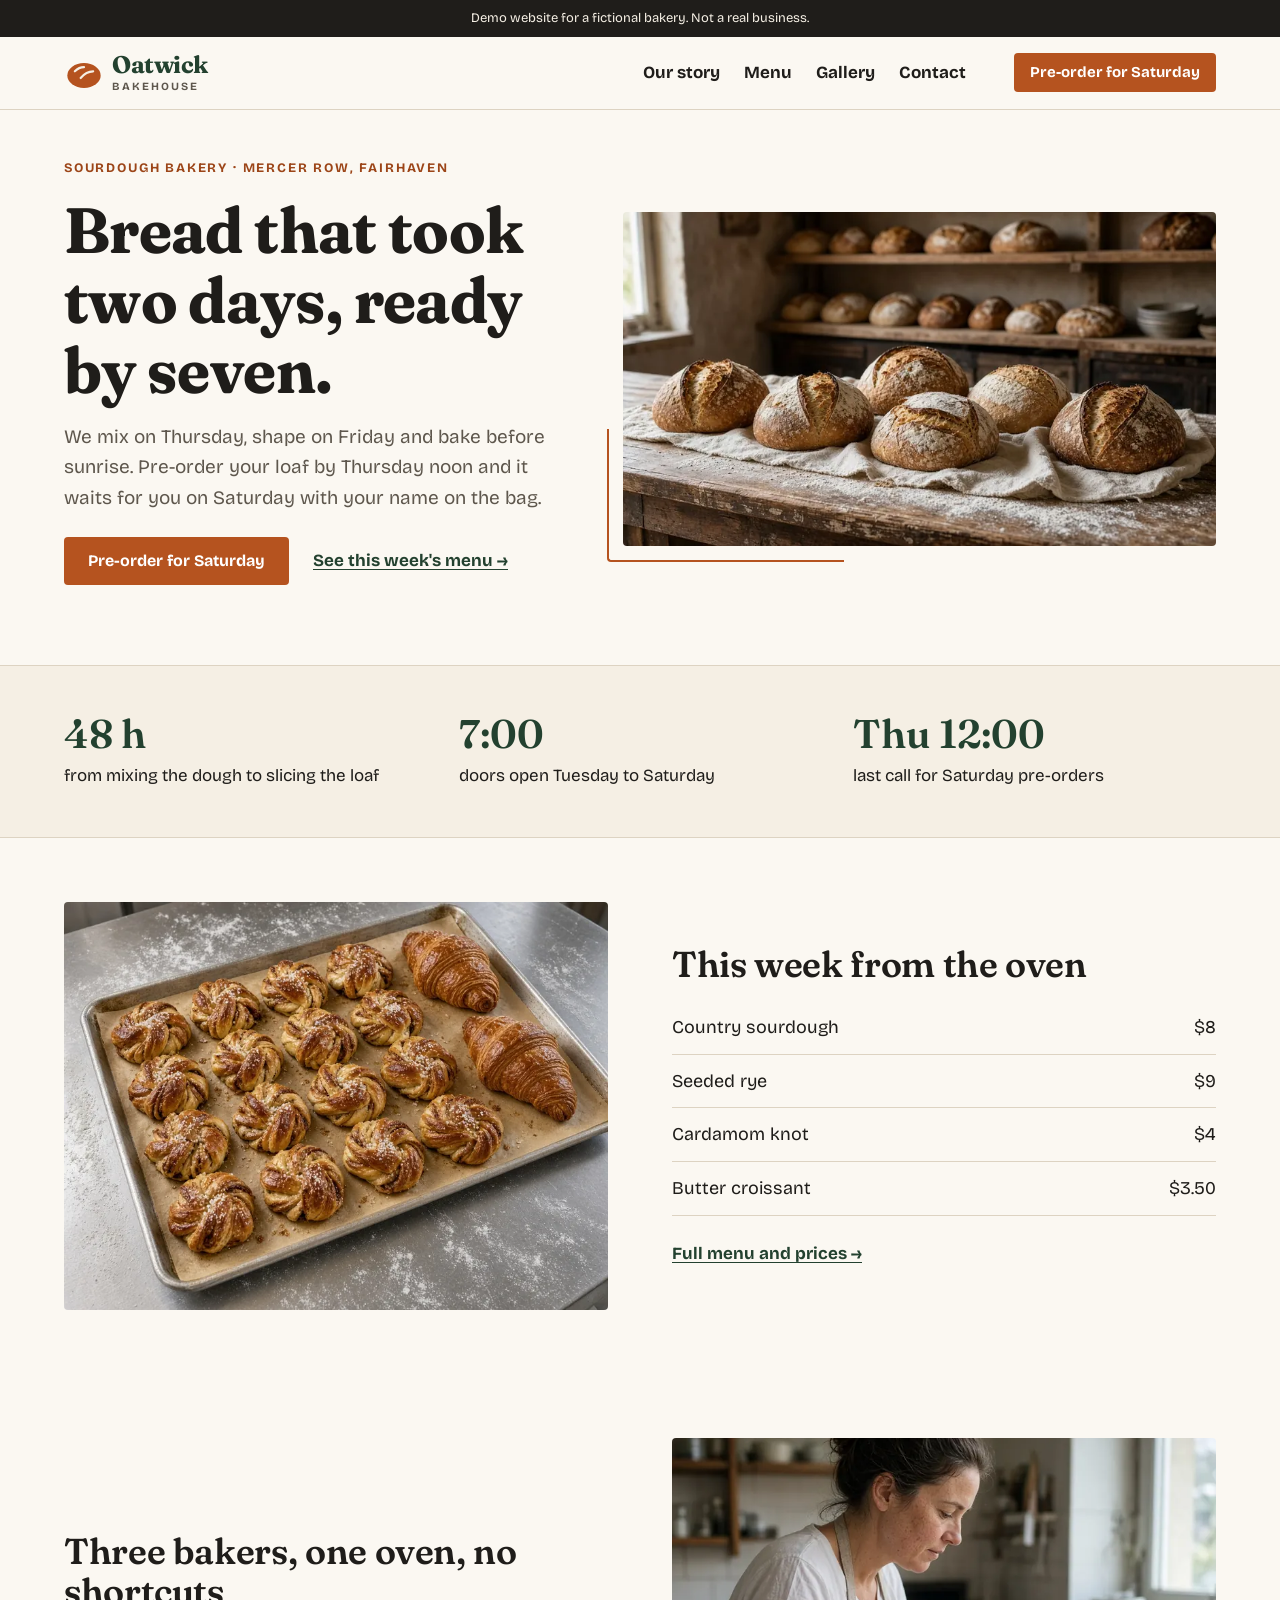
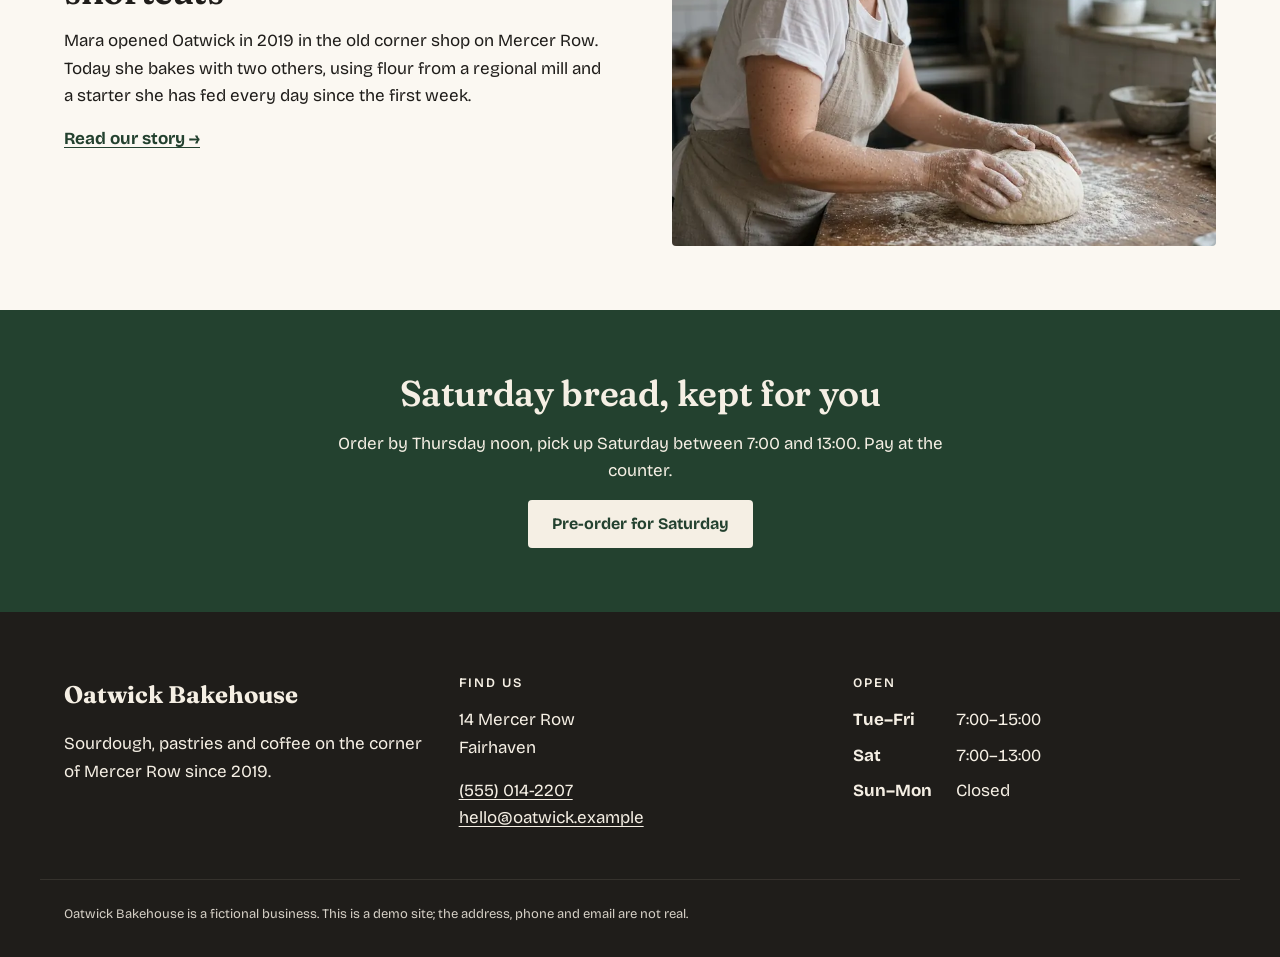
<file: index.html>
<!doctype html>
<html lang="en">
<head>
<meta charset="utf-8">
<meta name="viewport" content="width=device-width, initial-scale=1">
<title>Sourdough bakery in Fairhaven · Oatwick Bakehouse</title>
<meta name="description" content="Oatwick Bakehouse: two-day sourdough, pastries and coffee on Mercer Row, Fairhaven. Pre-order for Saturday pickup.">
<meta name="theme-color" content="#23412f">
<link rel="icon" href="favicon.svg" type="image/svg+xml">
<link rel="preconnect" href="https://fonts.googleapis.com"><link rel="preconnect" href="https://fonts.gstatic.com" crossorigin><link href="https://fonts.googleapis.com/css2?family=Fraunces:opsz,wght@9..144,400;9..144,600;9..144,700&family=Bricolage+Grotesque:opsz,wght@12..96,400;12..96,600;12..96,700&display=swap" rel="stylesheet">
<link rel="stylesheet" href="styles.css">
</head>
<body>
<a class="skip" href="#main">Skip to content</a>
<p class="demo-bar">Demo website for a fictional bakery. Not a real business.</p>
<header class="site-header">
<div class="wrap header-inner">
<a class="brand" href="index.html" aria-label="Oatwick Bakehouse, home"><svg class="mark" viewBox="0 0 48 48" aria-hidden="true" focusable="false">
<ellipse cx="24" cy="27" rx="20" ry="15" fill="currentColor"/>
<path d="M13 22c4-4 8-5 11-5M20 30c5-6 10-8 15-8" stroke="var(--flour)" stroke-width="2.6" stroke-linecap="round" fill="none"/>
</svg><span class="brand-name">Oatwick<small>Bakehouse</small></span></a>
<nav aria-label="Main"><ul class="nav"><li><a href="story.html">Our story</a></li><li><a href="menu.html">Menu</a></li><li><a href="gallery.html">Gallery</a></li><li><a href="contact.html">Contact</a></li></ul></nav>
<a class="btn btn-small" href="contact.html#preorder">Pre-order for Saturday</a>
</div>
</header>
<main id="main">
<section class="hero">
<div class="wrap hero-grid">
<div class="hero-copy">
<p class="eyebrow">Sourdough bakery · Mercer Row, Fairhaven</p>
<h1>Bread that took two days, ready by seven.</h1>
<p class="lede">We mix on Thursday, shape on Friday and bake before sunrise. Pre-order your loaf by Thursday noon and it waits for you on Saturday with your name on the bag.</p>
<p class="cta-row"><a class="btn" href="contact.html#preorder">Pre-order for Saturday</a><a class="link-arrow" href="menu.html">See this week's menu</a></p>
</div>
<picture class="hero-img"><source type="image/webp" srcset="img/hero-800.webp 800w, img/hero-1600.webp 1600w" sizes="(min-width: 960px) 50vw, 100vw"><img src="img/hero-1600.jpg" alt="Six scored sourdough loaves cooling on a linen cloth on the bakery counter" width="1600" height="900" fetchpriority="high" decoding="async"></picture>
</div>
</section>

<section class="band">
<div class="wrap three">
<div class="fact"><p class="fact-num">48 h</p><p>from mixing the dough to slicing the loaf</p></div>
<div class="fact"><p class="fact-num">7:00</p><p>doors open Tuesday to Saturday</p></div>
<div class="fact"><p class="fact-num">Thu 12:00</p><p>last call for Saturday pre-orders</p></div>
</div>
</section>

<section class="wrap split">
<picture class=""><source type="image/webp" srcset="img/pastries-800.webp 800w, img/pastries-1600.webp 1600w" sizes="(min-width: 960px) 50vw, 100vw"><img src="img/pastries-1600.jpg" alt="A tray of cardamom knots and two croissants fresh from the oven" width="1024" height="768" loading="lazy" decoding="async"></picture>
<div>
<h2>This week from the oven</h2>
<ul class="mini-menu">
<li><span>Country sourdough</span><span>$8</span></li>
<li><span>Seeded rye</span><span>$9</span></li>
<li><span>Cardamom knot</span><span>$4</span></li>
<li><span>Butter croissant</span><span>$3.50</span></li>
</ul>
<a class="link-arrow" href="menu.html">Full menu and prices</a>
</div>
</section>

<section class="wrap split reverse">
<picture class=""><source type="image/webp" srcset="img/baker-800.webp 800w, img/baker-1600.webp 1600w" sizes="(min-width: 960px) 50vw, 100vw"><img src="img/baker-1600.jpg" alt="Mara shaping a round of sourdough dough at the floured wooden bench" width="1024" height="768" loading="lazy" decoding="async"></picture>
<div>
<h2>Three bakers, one oven, no shortcuts</h2>
<p>Mara opened Oatwick in 2019 in the old corner shop on Mercer Row. Today she bakes with two others, using flour from a regional mill and a starter she has fed every day since the first week.</p>
<a class="link-arrow" href="story.html">Read our story</a>
</div>
</section>

<section class="preorder-band">
<div class="wrap preorder-inner">
<h2>Saturday bread, kept for you</h2>
<p>Order by Thursday noon, pick up Saturday between 7:00 and 13:00. Pay at the counter.</p>
<a class="btn btn-light" href="contact.html#preorder">Pre-order for Saturday</a>
</div>
</section>
</main>
<a class="mobile-cta btn" href="contact.html#preorder">Pre-order for Saturday</a>
<footer class="site-footer">
<div class="wrap footer-grid">
<div><p class="foot-brand">Oatwick Bakehouse</p><p>Sourdough, pastries and coffee on the corner of Mercer Row since 2019.</p></div>
<div><h2 class="foot-h">Find us</h2><p>14 Mercer Row<br>Fairhaven</p><p><a href="tel:+15550142207">(555) 014-2207</a><br><a href="mailto:hello@oatwick.example">hello@oatwick.example</a></p></div>
<div><h2 class="foot-h">Open</h2><dl class="hours"><dt>Tue–Fri</dt><dd>7:00–15:00</dd><dt>Sat</dt><dd>7:00–13:00</dd><dt>Sun–Mon</dt><dd>Closed</dd></dl></div>
</div>
<p class="wrap fineprint">Oatwick Bakehouse is a fictional business. This is a demo site; the address, phone and email are not real.</p>
</footer>
<script src="preorder.js" defer></script>
</body>
</html>
</file>
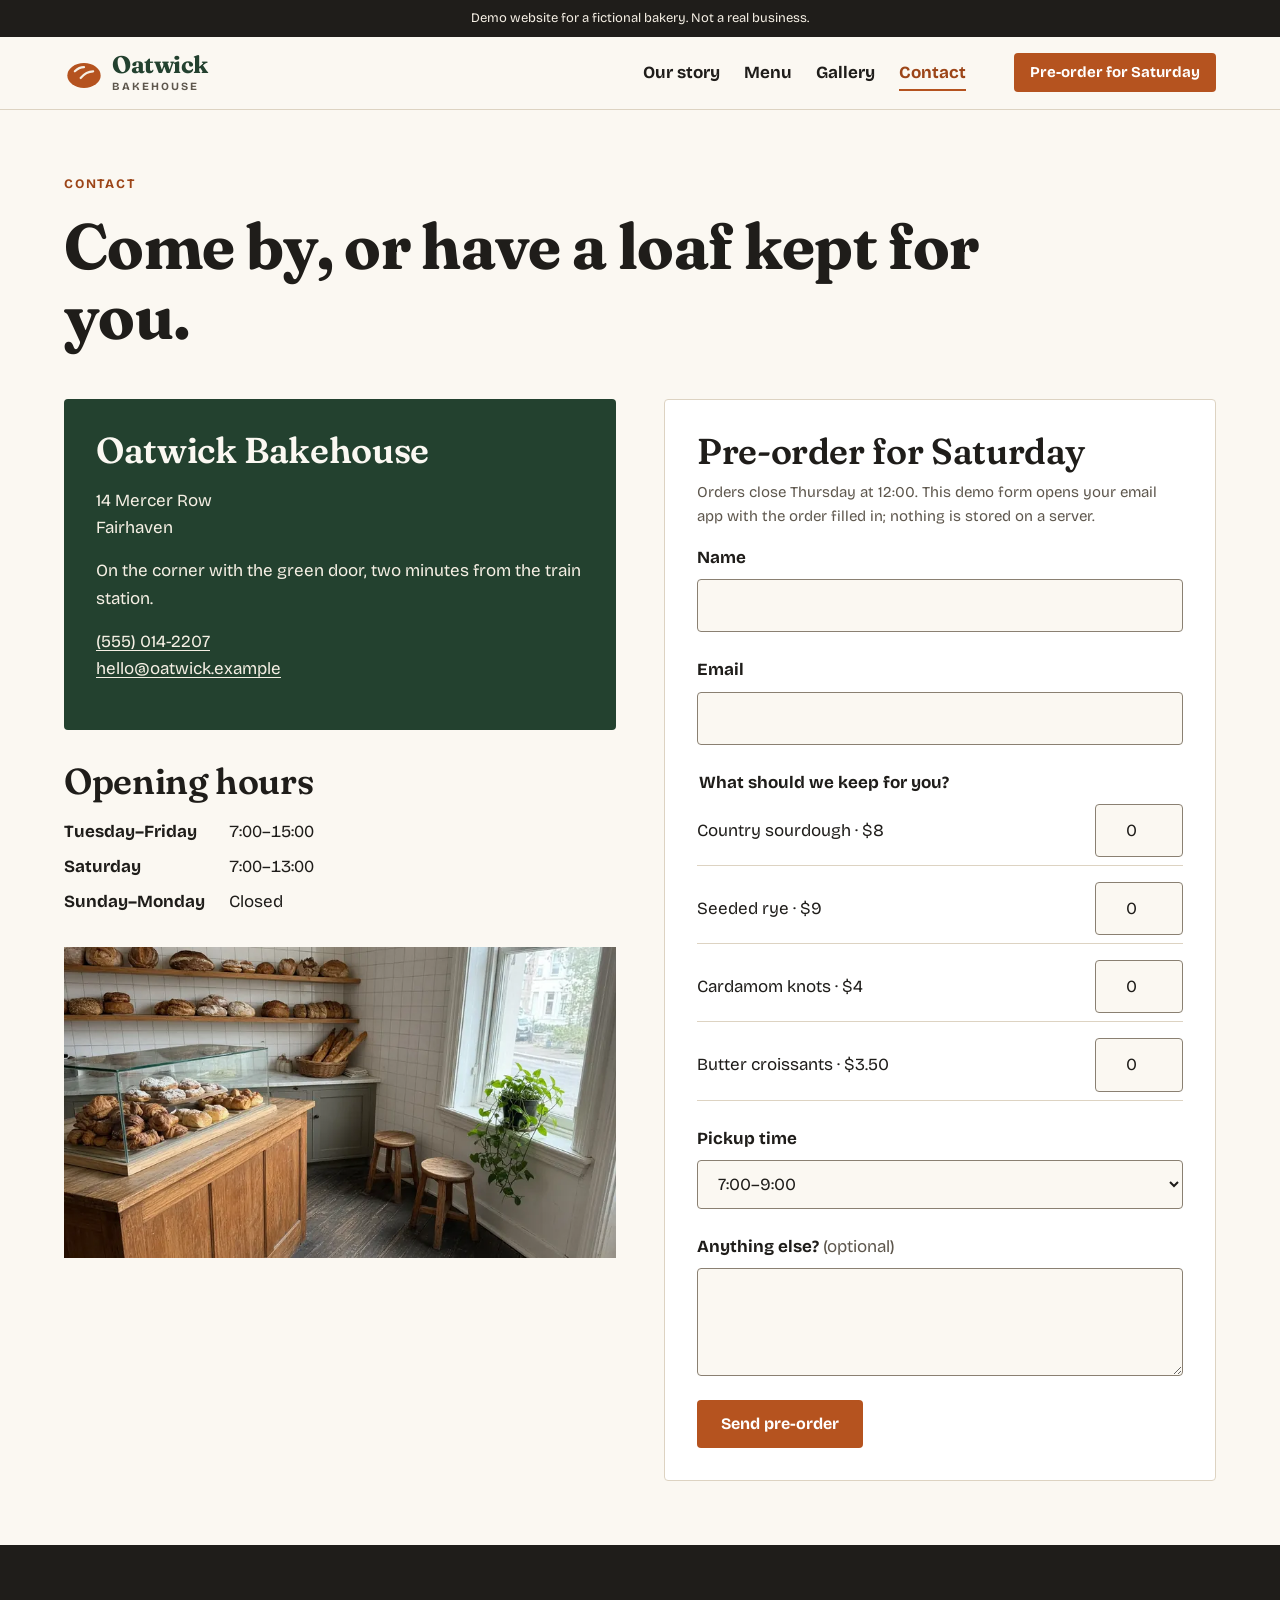
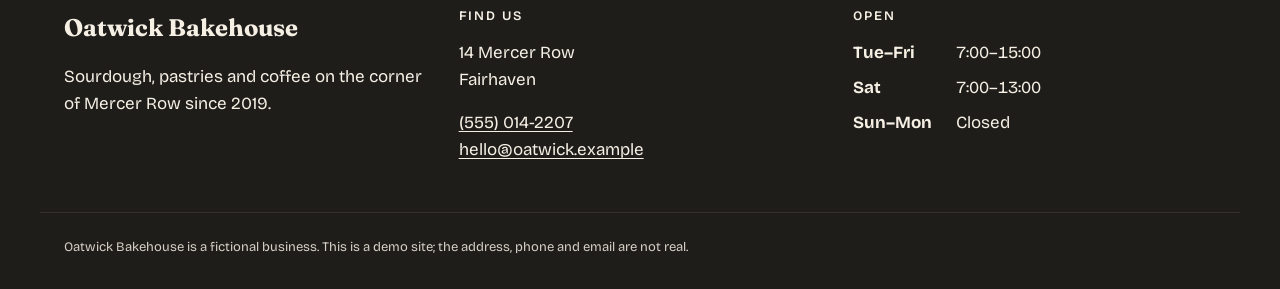
<file: contact.html>
<!doctype html>
<html lang="en">
<head>
<meta charset="utf-8">
<meta name="viewport" content="width=device-width, initial-scale=1">
<title>Contact and pre-order · Oatwick Bakehouse</title>
<meta name="description" content="Opening hours, address and Saturday pre-order form for Oatwick Bakehouse.">
<meta name="theme-color" content="#23412f">
<link rel="icon" href="favicon.svg" type="image/svg+xml">
<link rel="preconnect" href="https://fonts.googleapis.com"><link rel="preconnect" href="https://fonts.gstatic.com" crossorigin><link href="https://fonts.googleapis.com/css2?family=Fraunces:opsz,wght@9..144,400;9..144,600;9..144,700&family=Bricolage+Grotesque:opsz,wght@12..96,400;12..96,600;12..96,700&display=swap" rel="stylesheet">
<link rel="stylesheet" href="styles.css">
</head>
<body>
<a class="skip" href="#main">Skip to content</a>
<p class="demo-bar">Demo website for a fictional bakery. Not a real business.</p>
<header class="site-header">
<div class="wrap header-inner">
<a class="brand" href="index.html" aria-label="Oatwick Bakehouse, home"><svg class="mark" viewBox="0 0 48 48" aria-hidden="true" focusable="false">
<ellipse cx="24" cy="27" rx="20" ry="15" fill="currentColor"/>
<path d="M13 22c4-4 8-5 11-5M20 30c5-6 10-8 15-8" stroke="var(--flour)" stroke-width="2.6" stroke-linecap="round" fill="none"/>
</svg><span class="brand-name">Oatwick<small>Bakehouse</small></span></a>
<nav aria-label="Main"><ul class="nav"><li><a href="story.html">Our story</a></li><li><a href="menu.html">Menu</a></li><li><a href="gallery.html">Gallery</a></li><li><a href="contact.html" aria-current="page">Contact</a></li></ul></nav>
<a class="btn btn-small" href="contact.html#preorder">Pre-order for Saturday</a>
</div>
</header>
<main id="main">
<section class="wrap page-head">
<p class="eyebrow">Contact</p>
<h1>Come by, or have a loaf kept for you.</h1>
</section>
<section class="wrap contact-grid">
<div class="contact-info">
<div class="address-card">
<h2>Oatwick Bakehouse</h2>
<p>14 Mercer Row<br>Fairhaven</p>
<p>On the corner with the green door, two minutes from the train station.</p>
<p><a href="tel:+15550142207">(555) 014-2207</a><br><a href="mailto:hello@oatwick.example">hello@oatwick.example</a></p>
</div>
<h2>Opening hours</h2>
<dl class="hours big"><dt>Tuesday–Friday</dt><dd>7:00–15:00</dd><dt>Saturday</dt><dd>7:00–13:00</dd><dt>Sunday–Monday</dt><dd>Closed</dd></dl>
<picture class=""><source type="image/webp" srcset="img/interior-800.webp 800w, img/interior-1600.webp 1600w" sizes="(min-width: 960px) 50vw, 100vw"><img src="img/interior-1600.jpg" alt="Inside the shop: bread shelves on a tiled wall, pastry case and two stools by the window" width="1600" height="900" loading="lazy" decoding="async"></picture>
</div>
<form id="preorder" class="preorder-form" action="mailto:hello@oatwick.example" method="post" enctype="text/plain">
<h2>Pre-order for Saturday</h2>
<p class="form-status" role="status" aria-live="polite"></p>
<p class="form-note">Orders close Thursday at 12:00. This demo form opens your email app with the order filled in; nothing is stored on a server.</p>
<div class="field"><label for="name">Name</label><input id="name" name="name" autocomplete="name" required></div>
<div class="field"><label for="email">Email</label><input id="email" name="email" type="email" autocomplete="email" required></div>
<fieldset class="field">
<legend>What should we keep for you?</legend>
<div class="qty"><label for="q-country">Country sourdough · $8</label><input id="q-country" name="country_sourdough" type="number" min="0" max="6" value="0" inputmode="numeric"></div>
<div class="qty"><label for="q-rye">Seeded rye · $9</label><input id="q-rye" name="seeded_rye" type="number" min="0" max="6" value="0" inputmode="numeric"></div>
<div class="qty"><label for="q-knot">Cardamom knots · $4</label><input id="q-knot" name="cardamom_knots" type="number" min="0" max="12" value="0" inputmode="numeric"></div>
<div class="qty"><label for="q-crois">Butter croissants · $3.50</label><input id="q-crois" name="croissants" type="number" min="0" max="12" value="0" inputmode="numeric"></div>
</fieldset>
<div class="field"><label for="time">Pickup time</label><select id="time" name="pickup"><option>7:00–9:00</option><option>9:00–11:00</option><option>11:00–13:00</option></select></div>
<div class="field"><label for="note">Anything else? <span class="opt">(optional)</span></label><textarea id="note" name="note" rows="3"></textarea></div>
<button class="btn" type="submit">Send pre-order</button>
</form>
</section>
</main>
<footer class="site-footer">
<div class="wrap footer-grid">
<div><p class="foot-brand">Oatwick Bakehouse</p><p>Sourdough, pastries and coffee on the corner of Mercer Row since 2019.</p></div>
<div><h2 class="foot-h">Find us</h2><p>14 Mercer Row<br>Fairhaven</p><p><a href="tel:+15550142207">(555) 014-2207</a><br><a href="mailto:hello@oatwick.example">hello@oatwick.example</a></p></div>
<div><h2 class="foot-h">Open</h2><dl class="hours"><dt>Tue–Fri</dt><dd>7:00–15:00</dd><dt>Sat</dt><dd>7:00–13:00</dd><dt>Sun–Mon</dt><dd>Closed</dd></dl></div>
</div>
<p class="wrap fineprint">Oatwick Bakehouse is a fictional business. This is a demo site; the address, phone and email are not real.</p>
</footer>
<script src="preorder.js" defer></script>
</body>
</html>
</file>
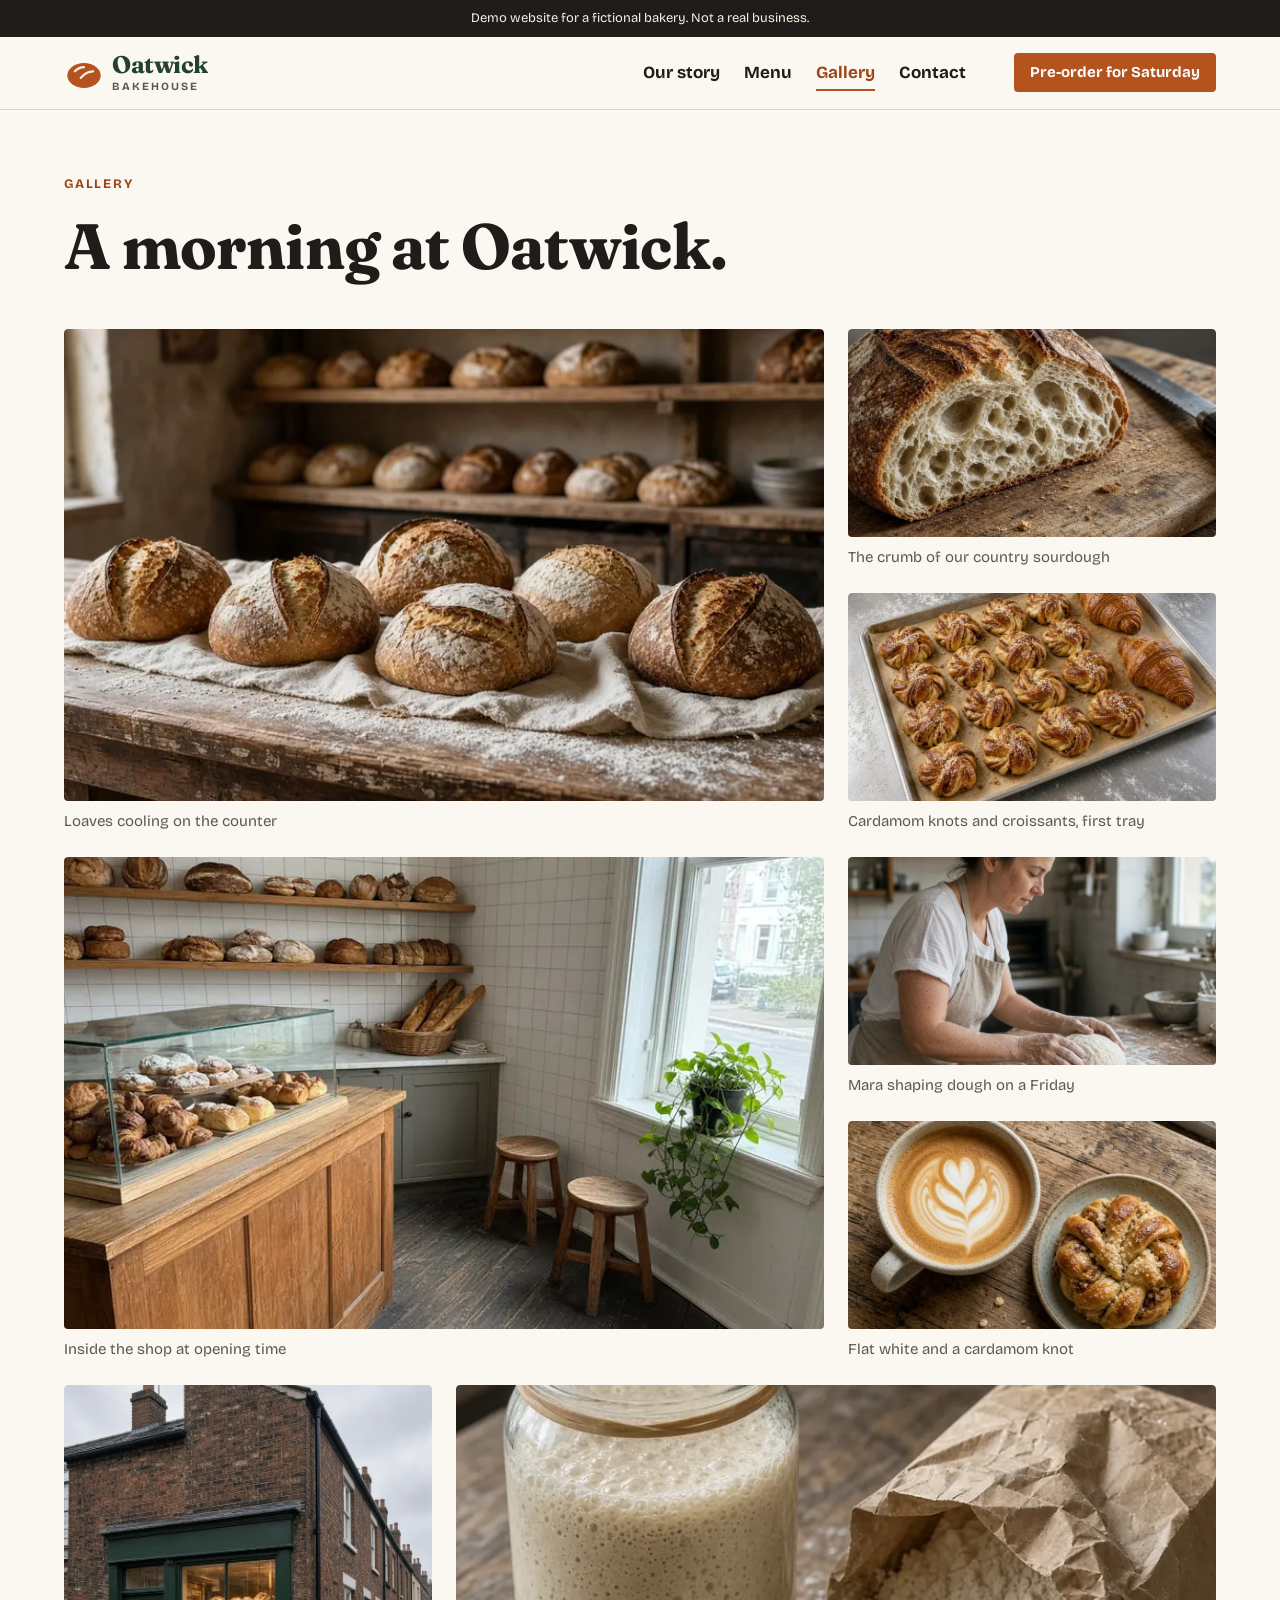
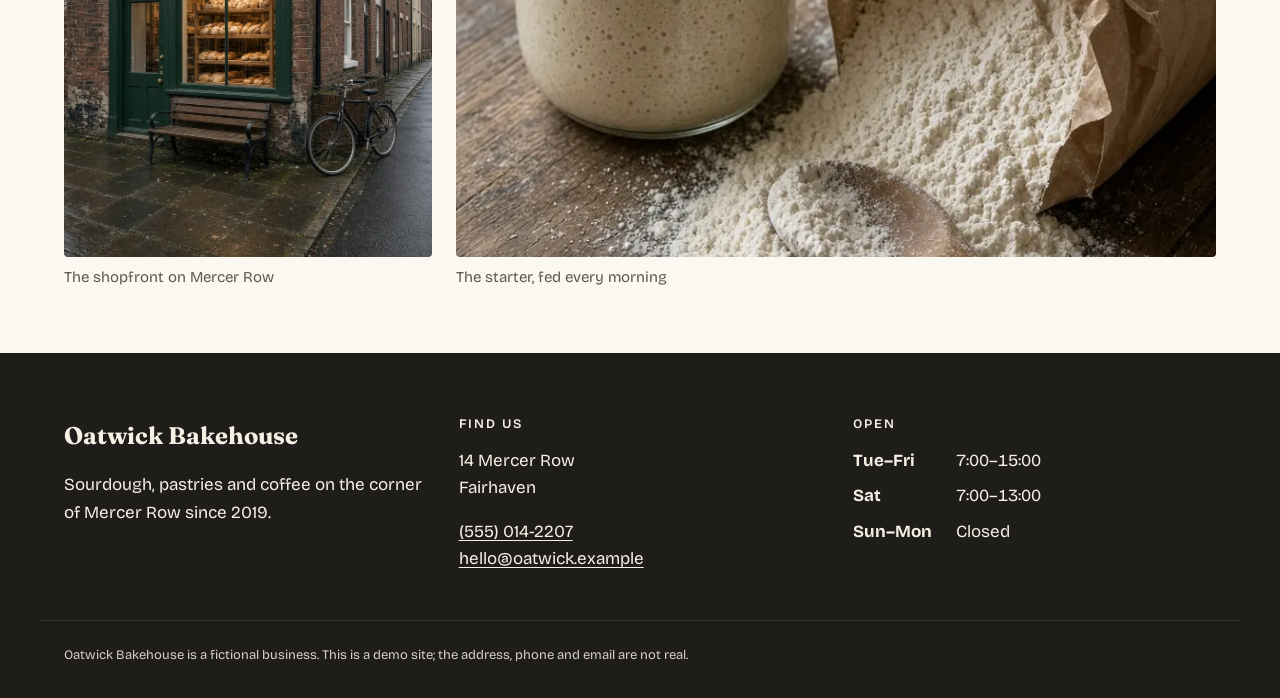
<file: gallery.html>
<!doctype html>
<html lang="en">
<head>
<meta charset="utf-8">
<meta name="viewport" content="width=device-width, initial-scale=1">
<title>Gallery · Oatwick Bakehouse</title>
<meta name="description" content="Photos from a morning at Oatwick Bakehouse.">
<meta name="theme-color" content="#23412f">
<link rel="icon" href="favicon.svg" type="image/svg+xml">
<link rel="preconnect" href="https://fonts.googleapis.com"><link rel="preconnect" href="https://fonts.gstatic.com" crossorigin><link href="https://fonts.googleapis.com/css2?family=Fraunces:opsz,wght@9..144,400;9..144,600;9..144,700&family=Bricolage+Grotesque:opsz,wght@12..96,400;12..96,600;12..96,700&display=swap" rel="stylesheet">
<link rel="stylesheet" href="styles.css">
</head>
<body>
<a class="skip" href="#main">Skip to content</a>
<p class="demo-bar">Demo website for a fictional bakery. Not a real business.</p>
<header class="site-header">
<div class="wrap header-inner">
<a class="brand" href="index.html" aria-label="Oatwick Bakehouse, home"><svg class="mark" viewBox="0 0 48 48" aria-hidden="true" focusable="false">
<ellipse cx="24" cy="27" rx="20" ry="15" fill="currentColor"/>
<path d="M13 22c4-4 8-5 11-5M20 30c5-6 10-8 15-8" stroke="var(--flour)" stroke-width="2.6" stroke-linecap="round" fill="none"/>
</svg><span class="brand-name">Oatwick<small>Bakehouse</small></span></a>
<nav aria-label="Main"><ul class="nav"><li><a href="story.html">Our story</a></li><li><a href="menu.html">Menu</a></li><li><a href="gallery.html" aria-current="page">Gallery</a></li><li><a href="contact.html">Contact</a></li></ul></nav>
<a class="btn btn-small" href="contact.html#preorder">Pre-order for Saturday</a>
</div>
</header>
<main id="main">
<section class="wrap page-head">
<p class="eyebrow">Gallery</p>
<h1>A morning at Oatwick.</h1>
</section>
<section class="wrap gallery"><figure class="g-item g-hero"><picture class=""><source type="image/webp" srcset="img/hero-800.webp 800w, img/hero-1600.webp 1600w" sizes="(min-width: 960px) 50vw, 100vw"><img src="img/hero-1600.jpg" alt="Loaves cooling on the counter" width="1600" height="900" loading="lazy" decoding="async"></picture><figcaption>Loaves cooling on the counter</figcaption></figure><figure class="g-item g-crumb"><picture class=""><source type="image/webp" srcset="img/crumb-800.webp 800w, img/crumb-1600.webp 1600w" sizes="(min-width: 960px) 50vw, 100vw"><img src="img/crumb-1600.jpg" alt="The crumb of our country sourdough" width="1024" height="768" loading="lazy" decoding="async"></picture><figcaption>The crumb of our country sourdough</figcaption></figure><figure class="g-item g-pastries"><picture class=""><source type="image/webp" srcset="img/pastries-800.webp 800w, img/pastries-1600.webp 1600w" sizes="(min-width: 960px) 50vw, 100vw"><img src="img/pastries-1600.jpg" alt="Cardamom knots and croissants, first tray" width="1024" height="768" loading="lazy" decoding="async"></picture><figcaption>Cardamom knots and croissants, first tray</figcaption></figure><figure class="g-item g-interior"><picture class=""><source type="image/webp" srcset="img/interior-800.webp 800w, img/interior-1600.webp 1600w" sizes="(min-width: 960px) 50vw, 100vw"><img src="img/interior-1600.jpg" alt="Inside the shop at opening time" width="1600" height="900" loading="lazy" decoding="async"></picture><figcaption>Inside the shop at opening time</figcaption></figure><figure class="g-item g-baker"><picture class=""><source type="image/webp" srcset="img/baker-800.webp 800w, img/baker-1600.webp 1600w" sizes="(min-width: 960px) 50vw, 100vw"><img src="img/baker-1600.jpg" alt="Mara shaping dough on a Friday" width="1024" height="768" loading="lazy" decoding="async"></picture><figcaption>Mara shaping dough on a Friday</figcaption></figure><figure class="g-item g-coffee"><picture class=""><source type="image/webp" srcset="img/coffee-800.webp 800w, img/coffee-1600.webp 1600w" sizes="(min-width: 960px) 50vw, 100vw"><img src="img/coffee-1600.jpg" alt="Flat white and a cardamom knot" width="1024" height="1024" loading="lazy" decoding="async"></picture><figcaption>Flat white and a cardamom knot</figcaption></figure><figure class="g-item g-storefront"><picture class=""><source type="image/webp" srcset="img/storefront-800.webp 800w, img/storefront-1600.webp 1600w" sizes="(min-width: 960px) 50vw, 100vw"><img src="img/storefront-1600.jpg" alt="The shopfront on Mercer Row" width="768" height="1024" loading="lazy" decoding="async"></picture><figcaption>The shopfront on Mercer Row</figcaption></figure><figure class="g-item g-starter"><picture class=""><source type="image/webp" srcset="img/starter-800.webp 800w, img/starter-1600.webp 1600w" sizes="(min-width: 960px) 50vw, 100vw"><img src="img/starter-1600.jpg" alt="The starter, fed every morning" width="768" height="1024" loading="lazy" decoding="async"></picture><figcaption>The starter, fed every morning</figcaption></figure></section>
</main>
<a class="mobile-cta btn" href="contact.html#preorder">Pre-order for Saturday</a>
<footer class="site-footer">
<div class="wrap footer-grid">
<div><p class="foot-brand">Oatwick Bakehouse</p><p>Sourdough, pastries and coffee on the corner of Mercer Row since 2019.</p></div>
<div><h2 class="foot-h">Find us</h2><p>14 Mercer Row<br>Fairhaven</p><p><a href="tel:+15550142207">(555) 014-2207</a><br><a href="mailto:hello@oatwick.example">hello@oatwick.example</a></p></div>
<div><h2 class="foot-h">Open</h2><dl class="hours"><dt>Tue–Fri</dt><dd>7:00–15:00</dd><dt>Sat</dt><dd>7:00–13:00</dd><dt>Sun–Mon</dt><dd>Closed</dd></dl></div>
</div>
<p class="wrap fineprint">Oatwick Bakehouse is a fictional business. This is a demo site; the address, phone and email are not real.</p>
</footer>
<script src="preorder.js" defer></script>
</body>
</html>
</file>
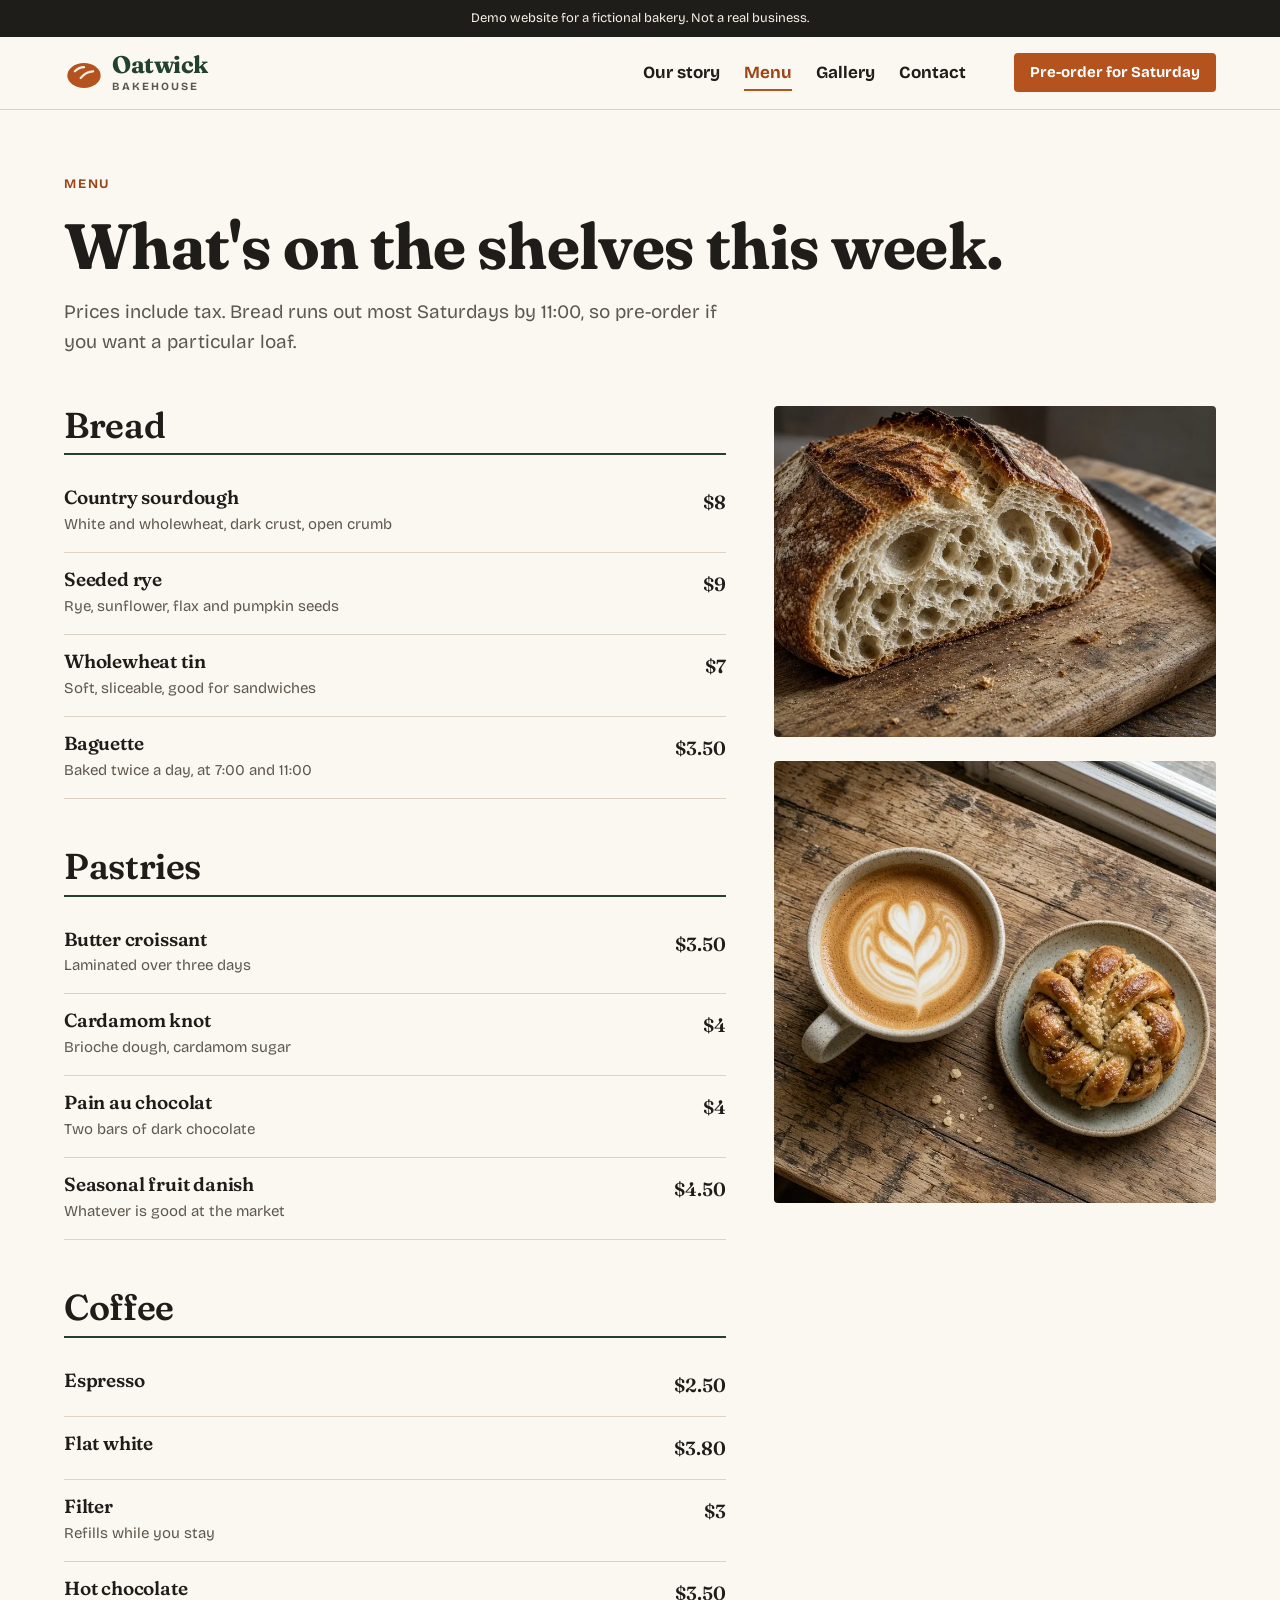
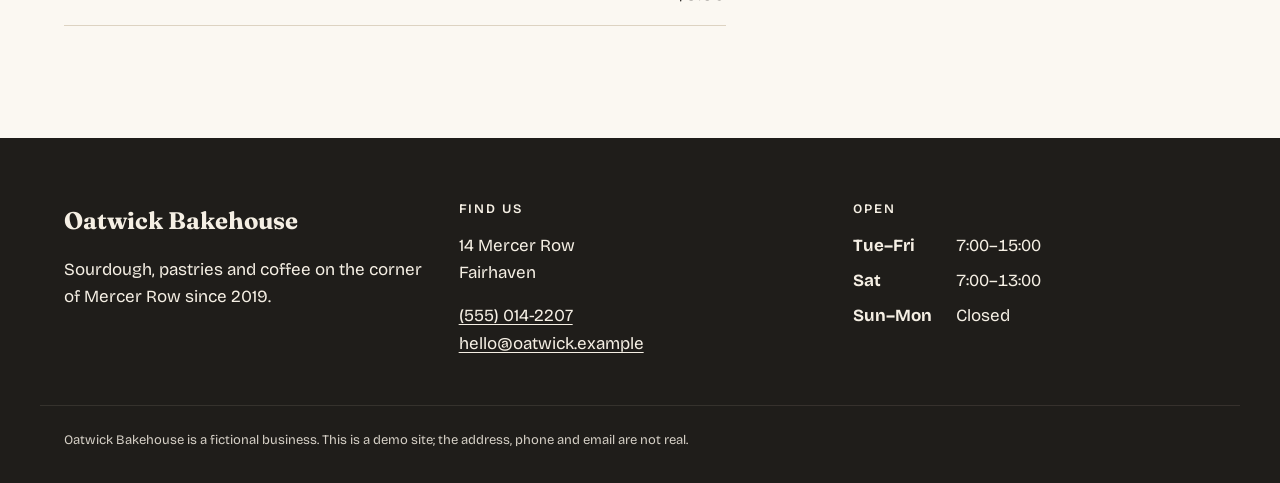
<file: menu.html>
<!doctype html>
<html lang="en">
<head>
<meta charset="utf-8">
<meta name="viewport" content="width=device-width, initial-scale=1">
<title>Menu · Oatwick Bakehouse</title>
<meta name="description" content="Breads, pastries and coffee at Oatwick Bakehouse, with prices.">
<meta name="theme-color" content="#23412f">
<link rel="icon" href="favicon.svg" type="image/svg+xml">
<link rel="preconnect" href="https://fonts.googleapis.com"><link rel="preconnect" href="https://fonts.gstatic.com" crossorigin><link href="https://fonts.googleapis.com/css2?family=Fraunces:opsz,wght@9..144,400;9..144,600;9..144,700&family=Bricolage+Grotesque:opsz,wght@12..96,400;12..96,600;12..96,700&display=swap" rel="stylesheet">
<link rel="stylesheet" href="styles.css">
</head>
<body>
<a class="skip" href="#main">Skip to content</a>
<p class="demo-bar">Demo website for a fictional bakery. Not a real business.</p>
<header class="site-header">
<div class="wrap header-inner">
<a class="brand" href="index.html" aria-label="Oatwick Bakehouse, home"><svg class="mark" viewBox="0 0 48 48" aria-hidden="true" focusable="false">
<ellipse cx="24" cy="27" rx="20" ry="15" fill="currentColor"/>
<path d="M13 22c4-4 8-5 11-5M20 30c5-6 10-8 15-8" stroke="var(--flour)" stroke-width="2.6" stroke-linecap="round" fill="none"/>
</svg><span class="brand-name">Oatwick<small>Bakehouse</small></span></a>
<nav aria-label="Main"><ul class="nav"><li><a href="story.html">Our story</a></li><li><a href="menu.html" aria-current="page">Menu</a></li><li><a href="gallery.html">Gallery</a></li><li><a href="contact.html">Contact</a></li></ul></nav>
<a class="btn btn-small" href="contact.html#preorder">Pre-order for Saturday</a>
</div>
</header>
<main id="main">
<section class="wrap page-head">
<p class="eyebrow">Menu</p>
<h1>What's on the shelves this week.</h1>
<p class="lede">Prices include tax. Bread runs out most Saturdays by 11:00, so pre-order if you want a particular loaf.</p>
</section>
<div class="wrap menu-layout">
<div class="menu-cols"><section class="menu-sec" aria-labelledby="m-bread"><h2 id="m-bread">Bread</h2><ul class="menu-list"><li><div><h3>Country sourdough</h3><p>White and wholewheat, dark crust, open crumb</p></div><span class="price">$8</span></li><li><div><h3>Seeded rye</h3><p>Rye, sunflower, flax and pumpkin seeds</p></div><span class="price">$9</span></li><li><div><h3>Wholewheat tin</h3><p>Soft, sliceable, good for sandwiches</p></div><span class="price">$7</span></li><li><div><h3>Baguette</h3><p>Baked twice a day, at 7:00 and 11:00</p></div><span class="price">$3.50</span></li></ul></section><section class="menu-sec" aria-labelledby="m-pastries"><h2 id="m-pastries">Pastries</h2><ul class="menu-list"><li><div><h3>Butter croissant</h3><p>Laminated over three days</p></div><span class="price">$3.50</span></li><li><div><h3>Cardamom knot</h3><p>Brioche dough, cardamom sugar</p></div><span class="price">$4</span></li><li><div><h3>Pain au chocolat</h3><p>Two bars of dark chocolate</p></div><span class="price">$4</span></li><li><div><h3>Seasonal fruit danish</h3><p>Whatever is good at the market</p></div><span class="price">$4.50</span></li></ul></section><section class="menu-sec" aria-labelledby="m-coffee"><h2 id="m-coffee">Coffee</h2><ul class="menu-list"><li><div><h3>Espresso</h3></div><span class="price">$2.50</span></li><li><div><h3>Flat white</h3></div><span class="price">$3.80</span></li><li><div><h3>Filter</h3><p>Refills while you stay</p></div><span class="price">$3</span></li><li><div><h3>Hot chocolate</h3></div><span class="price">$3.50</span></li></ul></section></div>
<aside class="menu-aside">
<picture class=""><source type="image/webp" srcset="img/crumb-800.webp 800w, img/crumb-1600.webp 1600w" sizes="(min-width: 960px) 50vw, 100vw"><img src="img/crumb-1600.jpg" alt="A sourdough loaf cut in half on a wooden board, showing the open crumb" width="1024" height="768" loading="lazy" decoding="async"></picture>
<picture class=""><source type="image/webp" srcset="img/coffee-800.webp 800w, img/coffee-1600.webp 1600w" sizes="(min-width: 960px) 50vw, 100vw"><img src="img/coffee-1600.jpg" alt="A flat white with latte art and a cardamom knot on a small plate by the window" width="1024" height="1024" loading="lazy" decoding="async"></picture>
</aside>
</div>
</main>
<a class="mobile-cta btn" href="contact.html#preorder">Pre-order for Saturday</a>
<footer class="site-footer">
<div class="wrap footer-grid">
<div><p class="foot-brand">Oatwick Bakehouse</p><p>Sourdough, pastries and coffee on the corner of Mercer Row since 2019.</p></div>
<div><h2 class="foot-h">Find us</h2><p>14 Mercer Row<br>Fairhaven</p><p><a href="tel:+15550142207">(555) 014-2207</a><br><a href="mailto:hello@oatwick.example">hello@oatwick.example</a></p></div>
<div><h2 class="foot-h">Open</h2><dl class="hours"><dt>Tue–Fri</dt><dd>7:00–15:00</dd><dt>Sat</dt><dd>7:00–13:00</dd><dt>Sun–Mon</dt><dd>Closed</dd></dl></div>
</div>
<p class="wrap fineprint">Oatwick Bakehouse is a fictional business. This is a demo site; the address, phone and email are not real.</p>
</footer>
<script src="preorder.js" defer></script>
</body>
</html>
</file>
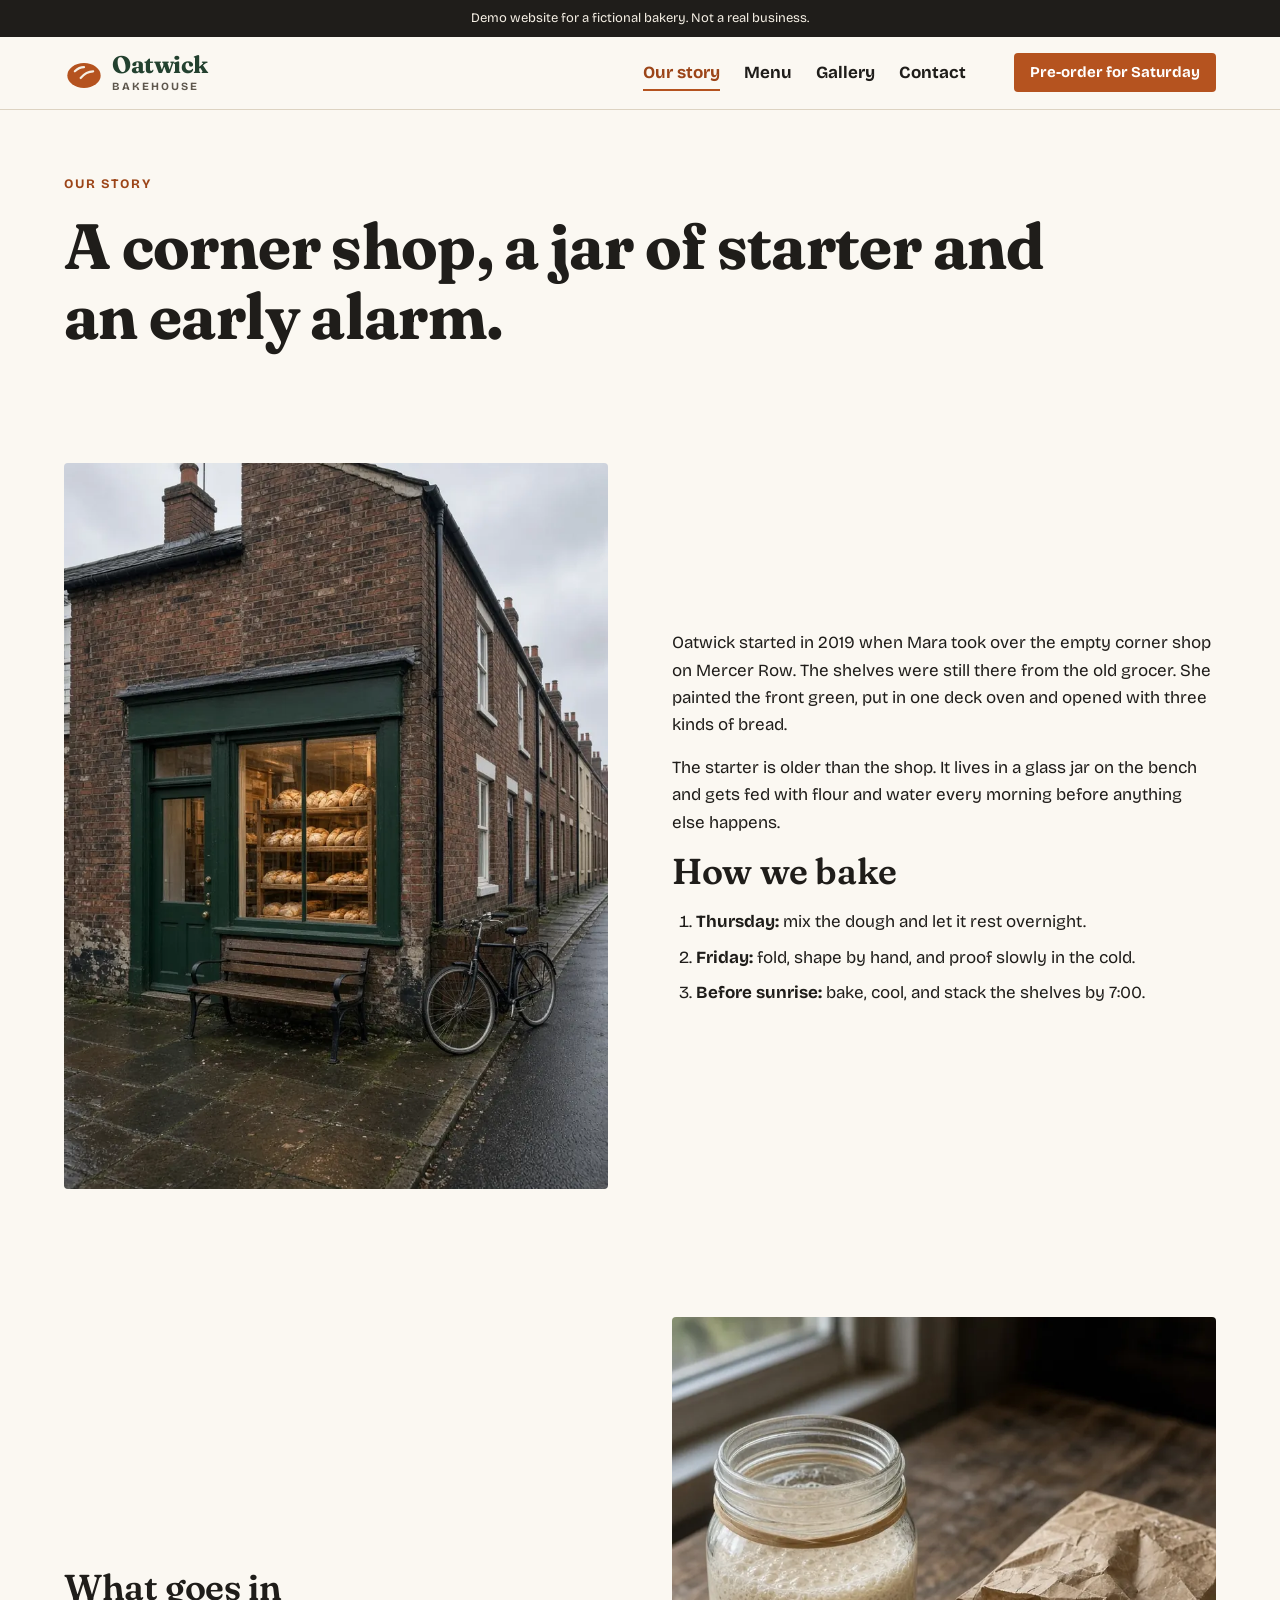
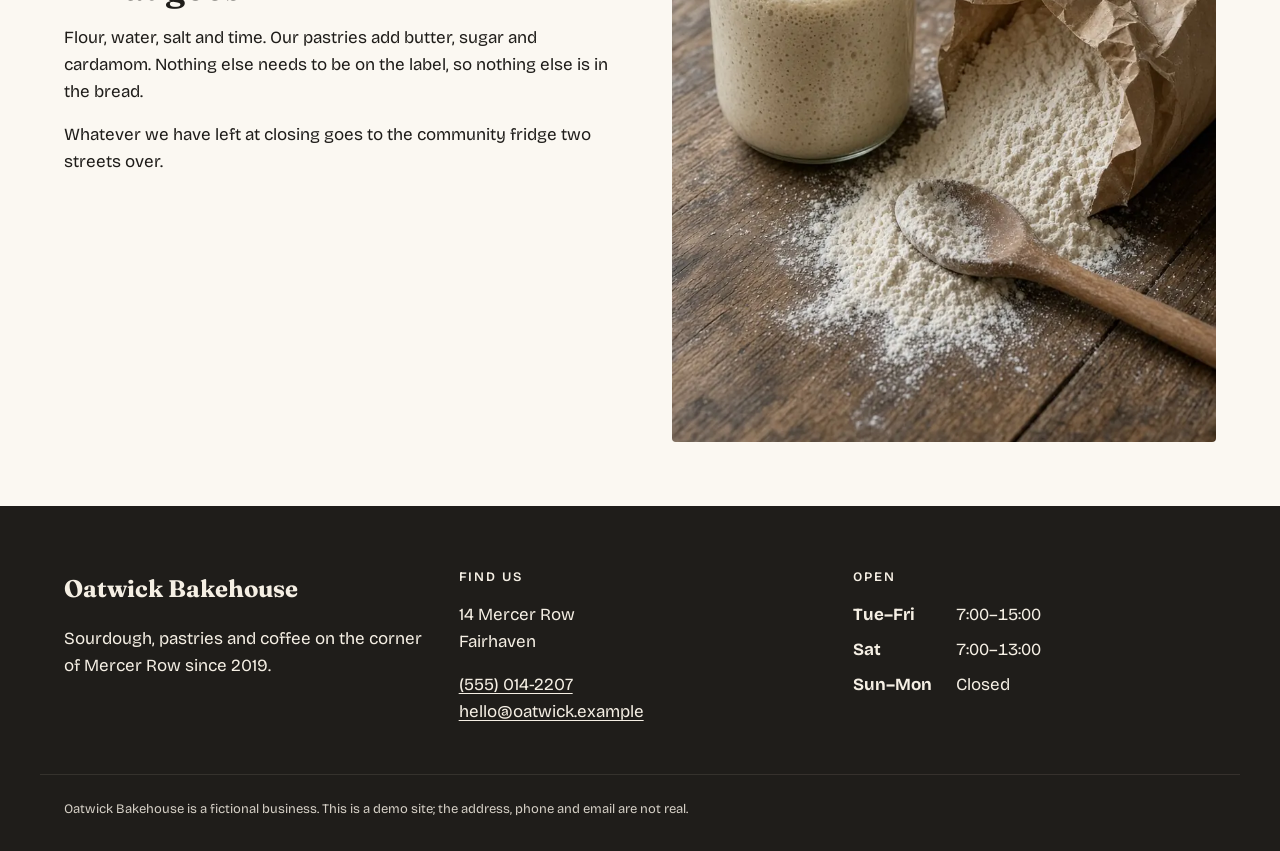
<file: story.html>
<!doctype html>
<html lang="en">
<head>
<meta charset="utf-8">
<meta name="viewport" content="width=device-width, initial-scale=1">
<title>Our story · Oatwick Bakehouse</title>
<meta name="description" content="How Oatwick Bakehouse started in a corner shop on Mercer Row, and how we bake.">
<meta name="theme-color" content="#23412f">
<link rel="icon" href="favicon.svg" type="image/svg+xml">
<link rel="preconnect" href="https://fonts.googleapis.com"><link rel="preconnect" href="https://fonts.gstatic.com" crossorigin><link href="https://fonts.googleapis.com/css2?family=Fraunces:opsz,wght@9..144,400;9..144,600;9..144,700&family=Bricolage+Grotesque:opsz,wght@12..96,400;12..96,600;12..96,700&display=swap" rel="stylesheet">
<link rel="stylesheet" href="styles.css">
</head>
<body>
<a class="skip" href="#main">Skip to content</a>
<p class="demo-bar">Demo website for a fictional bakery. Not a real business.</p>
<header class="site-header">
<div class="wrap header-inner">
<a class="brand" href="index.html" aria-label="Oatwick Bakehouse, home"><svg class="mark" viewBox="0 0 48 48" aria-hidden="true" focusable="false">
<ellipse cx="24" cy="27" rx="20" ry="15" fill="currentColor"/>
<path d="M13 22c4-4 8-5 11-5M20 30c5-6 10-8 15-8" stroke="var(--flour)" stroke-width="2.6" stroke-linecap="round" fill="none"/>
</svg><span class="brand-name">Oatwick<small>Bakehouse</small></span></a>
<nav aria-label="Main"><ul class="nav"><li><a href="story.html" aria-current="page">Our story</a></li><li><a href="menu.html">Menu</a></li><li><a href="gallery.html">Gallery</a></li><li><a href="contact.html">Contact</a></li></ul></nav>
<a class="btn btn-small" href="contact.html#preorder">Pre-order for Saturday</a>
</div>
</header>
<main id="main">
<section class="wrap page-head">
<p class="eyebrow">Our story</p>
<h1>A corner shop, a jar of starter and an early alarm.</h1>
</section>
<section class="wrap split">
<picture class=""><source type="image/webp" srcset="img/storefront-800.webp 800w, img/storefront-1600.webp 1600w" sizes="(min-width: 960px) 50vw, 100vw"><img src="img/storefront-1600.jpg" alt="The dark green shopfront of the bakery on a brick terraced street, with bread on shelves in the window" width="768" height="1024" loading="lazy" decoding="async"></picture>
<div class="prose">
<p>Oatwick started in 2019 when Mara took over the empty corner shop on Mercer Row. The shelves were still there from the old grocer. She painted the front green, put in one deck oven and opened with three kinds of bread.</p>
<p>The starter is older than the shop. It lives in a glass jar on the bench and gets fed with flour and water every morning before anything else happens.</p>
<h2>How we bake</h2>
<ol class="steps">
<li><strong>Thursday:</strong> mix the dough and let it rest overnight.</li>
<li><strong>Friday:</strong> fold, shape by hand, and proof slowly in the cold.</li>
<li><strong>Before sunrise:</strong> bake, cool, and stack the shelves by 7:00.</li>
</ol>
</div>
</section>
<section class="wrap split reverse">
<picture class=""><source type="image/webp" srcset="img/starter-800.webp 800w, img/starter-1600.webp 1600w" sizes="(min-width: 960px) 50vw, 100vw"><img src="img/starter-1600.jpg" alt="A glass jar of bubbly sourdough starter next to a paper bag of flour and a wooden spoon" width="768" height="1024" loading="lazy" decoding="async"></picture>
<div class="prose">
<h2>What goes in</h2>
<p>Flour, water, salt and time. Our pastries add butter, sugar and cardamom. Nothing else needs to be on the label, so nothing else is in the bread.</p>
<p>Whatever we have left at closing goes to the community fridge two streets over.</p>
</div>
</section>
</main>
<a class="mobile-cta btn" href="contact.html#preorder">Pre-order for Saturday</a>
<footer class="site-footer">
<div class="wrap footer-grid">
<div><p class="foot-brand">Oatwick Bakehouse</p><p>Sourdough, pastries and coffee on the corner of Mercer Row since 2019.</p></div>
<div><h2 class="foot-h">Find us</h2><p>14 Mercer Row<br>Fairhaven</p><p><a href="tel:+15550142207">(555) 014-2207</a><br><a href="mailto:hello@oatwick.example">hello@oatwick.example</a></p></div>
<div><h2 class="foot-h">Open</h2><dl class="hours"><dt>Tue–Fri</dt><dd>7:00–15:00</dd><dt>Sat</dt><dd>7:00–13:00</dd><dt>Sun–Mon</dt><dd>Closed</dd></dl></div>
</div>
<p class="wrap fineprint">Oatwick Bakehouse is a fictional business. This is a demo site; the address, phone and email are not real.</p>
</footer>
<script src="preorder.js" defer></script>
</body>
</html>
</file>
<file: styles.css>
/* Oatwick Bakehouse — hand-written CSS, no framework.
   Palette: main  --green #23412f | accent --crust #b5531f
            neutrals --ink #1f1d1a, --muted #5e574d, --paper #fbf8f2, --flour #f5efe4, --line #ddd3c2
   Type:    Fraunces (display, OFL) + Bricolage Grotesque (text, OFL)
   Spacing: 8-pt scale --s1..--s12 */
:root{
  --green:#23412f; --crust:#b5531f; --crust-deep:#9c4518;
  --ink:#1f1d1a; --muted:#5e574d; --paper:#fbf8f2; --flour:#f5efe4; --line:#ddd3c2;
  --s1:8px; --s2:16px; --s3:24px; --s4:32px; --s5:40px; --s6:48px; --s8:64px; --s10:80px; --s12:96px;
  --display:"Fraunces", Georgia, "Times New Roman", serif;
  --text:"Bricolage Grotesque", "Trebuchet MS", sans-serif;
  --radius:4px; --max:1200px;
}
*,*::before,*::after{box-sizing:border-box}
html{-webkit-text-size-adjust:100%}
body{margin:0;background:var(--paper);color:var(--ink);font:400 1.0625rem/1.6 var(--text)}
img{display:block;max-width:100%;height:auto}
picture{display:block}
a{color:var(--green);text-underline-offset:3px;text-decoration-thickness:1px}
h1,h2,h3{font-family:var(--display);font-weight:600;line-height:1.1;letter-spacing:-0.01em;margin:0 0 var(--s2);font-variation-settings:"SOFT" 50}
h1{font-size:clamp(2.25rem,6vw,4rem);font-weight:700}
h2{font-size:clamp(1.625rem,3.2vw,2.25rem)}
h3{font-size:1.25rem}
p{margin:0 0 var(--s2)}
.wrap{max-width:var(--max);margin:0 auto;padding:0 var(--s3)}
.skip{position:absolute;left:var(--s2);top:-100px;background:var(--ink);color:var(--paper);padding:var(--s1) var(--s2);z-index:10}
.skip:focus{top:var(--s2)}
.demo-bar{margin:0;padding:var(--s1) var(--s3);background:var(--ink);color:var(--flour);font-size:.8125rem;text-align:center}

/* header */
.site-header{background:var(--paper);border-bottom:1px solid var(--line)}
.header-inner{display:flex;flex-wrap:wrap;align-items:center;gap:var(--s2) var(--s4);padding-block:var(--s2)}
.brand{display:flex;align-items:center;gap:var(--s1);color:var(--green);text-decoration:none;margin-right:auto}
.mark{width:40px;height:40px;color:var(--crust)}
.brand-name{font-family:var(--display);font-weight:700;font-size:1.5rem;line-height:1;letter-spacing:-0.02em}
.brand-name small{display:block;font-family:var(--text);font-weight:700;font-size:.6875rem;letter-spacing:.18em;text-transform:uppercase;color:var(--muted);margin-top:4px}
.nav{display:flex;flex-wrap:wrap;gap:var(--s1) var(--s3);list-style:none;margin:0;padding:0}
.nav a{color:var(--ink);text-decoration:none;font-weight:700;padding-block:var(--s1)}
.nav a[aria-current="page"]{color:var(--crust-deep);box-shadow:inset 0 -2px 0 var(--crust)}

/* buttons */
.btn{display:inline-block;background:var(--crust);color:#fff;font:700 1rem/1 var(--text);padding:var(--s2) var(--s3);border:0;border-radius:var(--radius);text-decoration:none;cursor:pointer}
.btn-small{padding:12px var(--s2);font-size:.9375rem}
.btn-light{background:var(--flour);color:var(--green)}
.link-arrow{font-weight:700}
.link-arrow::after{content:" →"}

/* hero */
.hero{padding-block:var(--s6) var(--s8)}
.hero-grid{display:grid;gap:var(--s4);align-items:center}
.eyebrow{font-weight:700;font-size:.8125rem;letter-spacing:.14em;text-transform:uppercase;color:var(--crust-deep);margin-bottom:var(--s2)}
.lede{font-size:1.1875rem;color:var(--muted);max-width:36em}
.cta-row{display:flex;flex-wrap:wrap;align-items:center;gap:var(--s2) var(--s3);margin-top:var(--s3)}
.hero-img img{border-radius:var(--radius)}

/* facts band */
.band{background:var(--flour);color:var(--ink);padding-block:var(--s6);border-block:1px solid var(--line)}
.band .fact-num{color:var(--green)}
.three{display:grid;gap:var(--s4)}
.fact-num{font-family:var(--display);font-size:2.5rem;font-weight:600;line-height:1;margin-bottom:var(--s1)}
.fact p:last-child{margin:0}

/* split sections */
.split{display:grid;gap:var(--s4);align-items:center;padding-block:var(--s8)}
.split img{border-radius:var(--radius)}
.mini-menu{list-style:none;margin:0 0 var(--s3);padding:0}
.mini-menu li{display:flex;justify-content:space-between;gap:var(--s2);padding-block:12px;border-bottom:1px solid var(--line);font-size:1.125rem}

.preorder-band{background:var(--green);color:var(--flour);padding-block:var(--s8)}
.preorder-inner{text-align:center;max-width:720px}

/* inner pages */
.page-head{padding-block:var(--s8) var(--s4)}
.page-head h1{max-width:16em}
.prose{max-width:36em}
.steps{padding-left:var(--s3)}
.steps li{margin-bottom:var(--s1)}

/* menu */
.menu-layout{display:grid;gap:var(--s6);padding-bottom:var(--s8)}
.menu-sec{margin-bottom:var(--s6)}
.menu-sec h2{border-bottom:2px solid var(--green);padding-bottom:var(--s1)}
.menu-list{list-style:none;margin:0;padding:0}
.menu-list li{display:flex;justify-content:space-between;gap:var(--s3);padding-block:var(--s2);border-bottom:1px solid var(--line)}
.menu-list h3{font-size:1.1875rem;margin:0 0 4px}
.menu-list p{margin:0;color:var(--muted);font-size:.9375rem}
.price{font-family:var(--display);font-weight:600;font-size:1.1875rem;white-space:nowrap}
.menu-aside{display:grid;gap:var(--s3);align-content:start}
.menu-aside img{border-radius:var(--radius)}

/* gallery */
.gallery{display:grid;gap:var(--s3);padding-bottom:var(--s8)}
.g-item{margin:0}
.g-item img{border-radius:var(--radius);width:100%;height:100%;object-fit:cover}
figcaption{font-size:.9375rem;color:var(--muted);padding-top:var(--s1)}

/* contact */
.contact-grid{display:grid;gap:var(--s6);padding-bottom:var(--s8);align-items:start}
.address-card{background:var(--green);color:var(--flour);padding:var(--s4);border-radius:var(--radius);margin-bottom:var(--s4)}
.address-card a{color:var(--flour)}
.hours{display:grid;grid-template-columns:auto 1fr;gap:var(--s1) var(--s3);margin:0 0 var(--s4)}
.hours dt{font-weight:700}.hours dd{margin:0}
.preorder-form{background:#fff;border:1px solid var(--line);border-radius:var(--radius);padding:var(--s4)}
.form-note{color:var(--muted);font-size:.9375rem}
.field{display:grid;gap:var(--s1);margin:0 0 var(--s3);border:0;padding:0}
label,legend{font-weight:700}
input,select,textarea{font:inherit;color:var(--ink);background:var(--paper);border:1px solid #8a8072;border-radius:var(--radius);padding:12px var(--s2);width:100%}
.qty{display:flex;align-items:center;justify-content:space-between;gap:var(--s2);padding-block:var(--s1);border-bottom:1px solid var(--line)}
.qty label{font-weight:400}
.qty input{width:88px;text-align:center}
.opt{font-weight:400;color:var(--muted)}

/* footer */
.site-footer{background:var(--ink);color:var(--flour);padding-block:var(--s8) var(--s4)}
.site-footer a{color:var(--flour)}
.footer-grid{display:grid;gap:var(--s4)}
.foot-brand{font-family:var(--display);font-size:1.5rem;font-weight:700}
.foot-h{font-family:var(--text);font-size:.8125rem;letter-spacing:.14em;text-transform:uppercase;margin-bottom:var(--s2)}
.fineprint{font-size:.8125rem;opacity:.85;margin-top:var(--s4);padding-top:var(--s3);border-top:1px solid #3a3631}

@media (min-width:900px){
  .hero-grid{grid-template-columns:5fr 6fr;gap:var(--s8)}
  .three,.footer-grid{grid-template-columns:repeat(3,1fr)}
  .split{grid-template-columns:1fr 1fr;gap:var(--s8)}
  .split.reverse > :first-child{order:2}
  .menu-layout{grid-template-columns:3fr 2fr}
  .contact-grid{grid-template-columns:1fr 1fr}
  .gallery{grid-template-columns:repeat(2,1fr)}
}

/* ---- final polish ---- */
body{font-optical-sizing:auto}
a:hover{color:var(--crust-deep)}
:focus-visible{outline:3px solid var(--crust);outline-offset:3px;border-radius:2px}
.btn{transition:background-color .15s ease, transform .15s ease}
.btn:hover{background:var(--crust-deep);color:#fff}
.btn-light:hover{background:#fff;color:var(--green)}
.btn:active{transform:translateY(1px)}
.site-header{position:sticky;top:0;z-index:5;background:rgba(251,248,242,.96);backdrop-filter:saturate(1.2) blur(6px)}
.hero h1{max-width:11em}
.hero-img{position:relative}
.hero-img::after{content:"";position:absolute;inset:auto auto calc(-1 * var(--s2)) calc(-1 * var(--s2));width:40%;height:40%;border-left:2px solid var(--crust);border-bottom:2px solid var(--crust);border-radius:0 0 0 var(--radius);pointer-events:none}
.split h2{max-width:14em}
.mini-menu li span:last-child,.hours dd{font-variant-numeric:tabular-nums}
.menu-list li:hover h3{color:var(--crust-deep)}
.g-item{overflow:hidden;border-radius:var(--radius)}
.g-item img{transition:transform .4s ease}
.g-item:hover img{transform:scale(1.02)}
.preorder-form h2{margin-bottom:var(--s1)}
.form-status:empty{display:none}
.form-status{background:var(--flour);border-left:4px solid var(--green);padding:var(--s2);font-weight:600}
.address-card h2{color:var(--paper)}
.mobile-cta{position:fixed;left:var(--s2);right:var(--s2);bottom:var(--s2);z-index:6;text-align:center;box-shadow:0 4px 16px rgba(31,29,26,.25)}
.site-footer{padding-bottom:calc(var(--s10) + var(--s2))}
@media (max-width:899px){
  .header-inner{gap:var(--s1) var(--s3)}
  .header-inner > .btn-small{display:none}
  .nav{width:100%;gap:var(--s3);overflow-x:auto}
  .hero{padding-top:var(--s4)}
  .hero-img::after{display:none}
  .gallery .g-item:nth-child(n){grid-column:auto}
}
@media (min-width:900px){
  .mobile-cta{display:none}
  .site-footer{padding-bottom:var(--s4)}
  .nav{margin-right:var(--s2)}
  .gallery{grid-template-columns:repeat(3,1fr);grid-auto-rows:240px;grid-auto-flow:dense}
  .g-item{display:flex;flex-direction:column}
  .g-item picture{flex:1;min-height:0}
  .g-hero,.g-interior{grid-column:span 2;grid-row:span 2}
  .g-storefront{grid-row:span 2}
  .g-starter{grid-column:span 2;grid-row:span 2}
  .g-item figcaption{flex:none}
}
@media (prefers-reduced-motion:reduce){*{transition:none!important;scroll-behavior:auto!important}}
@media print{.demo-bar,.mobile-cta,.site-header nav,.btn{display:none}}
</file>
